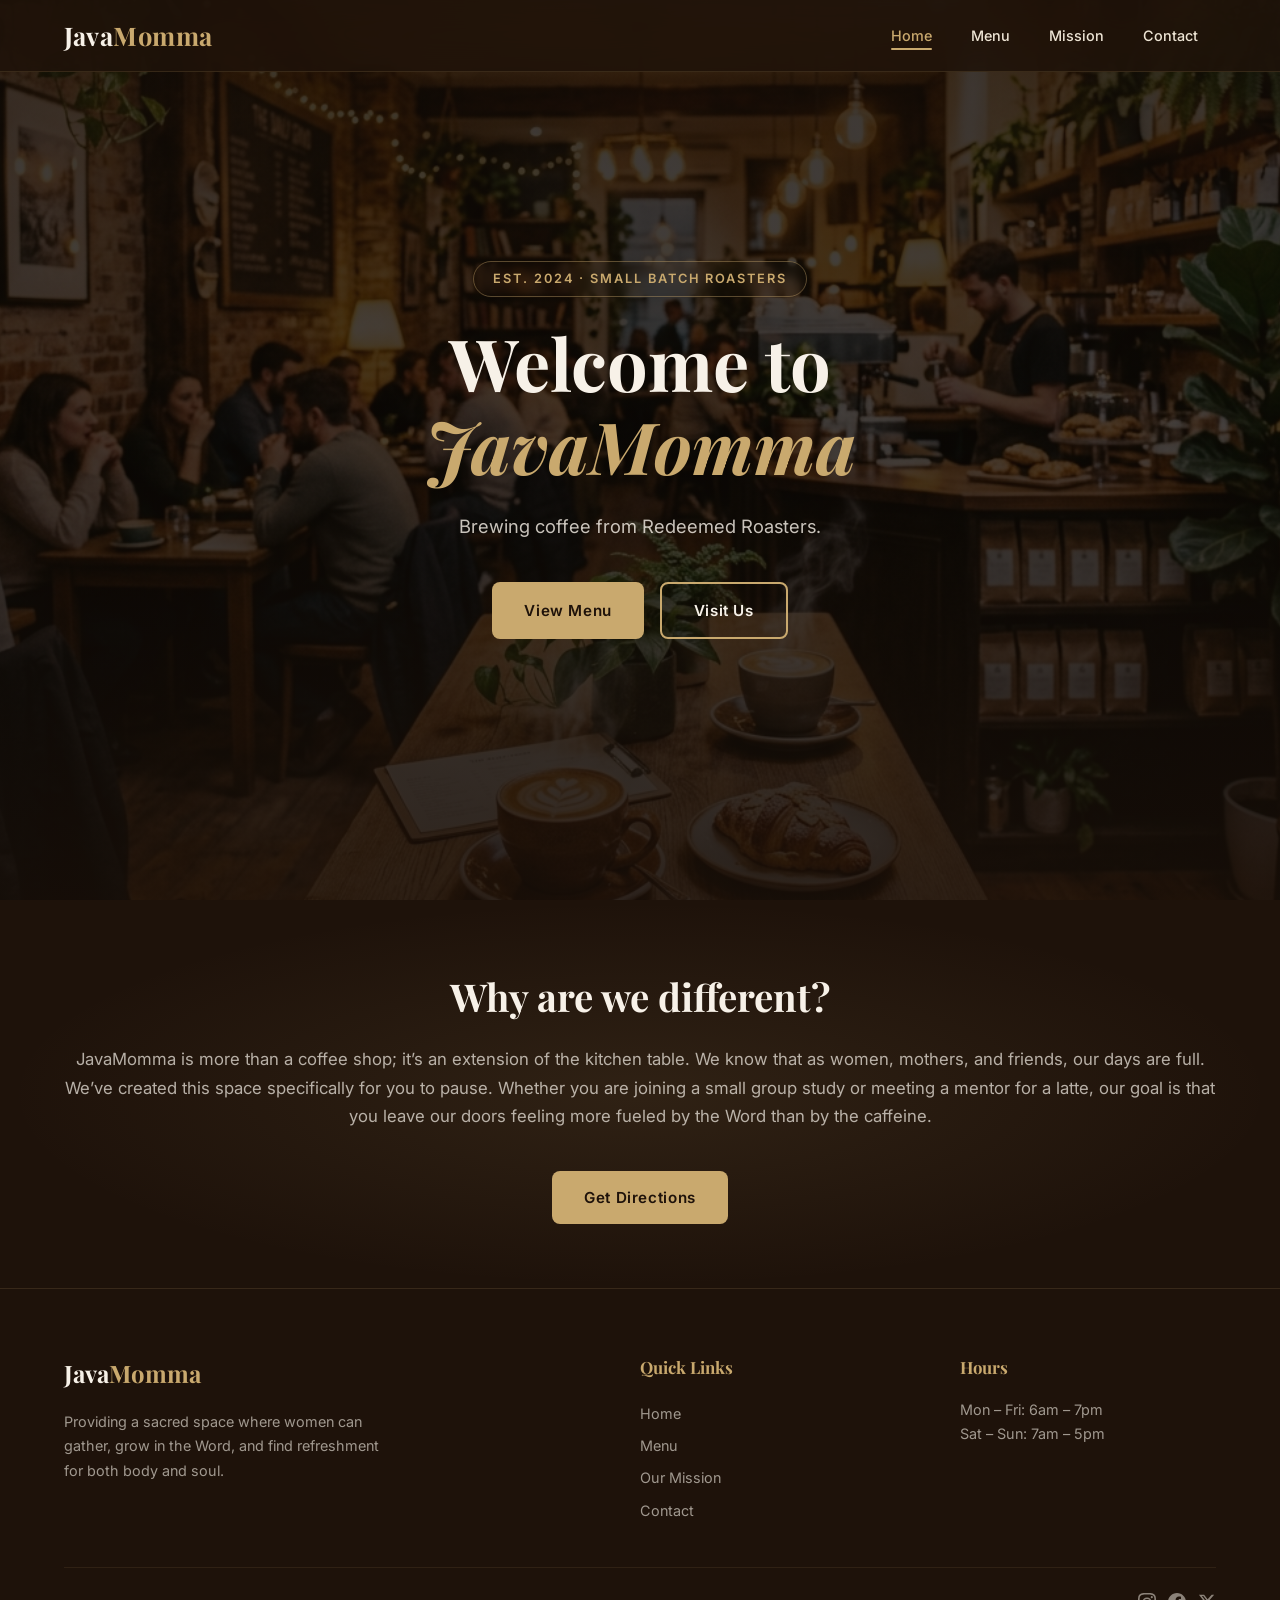
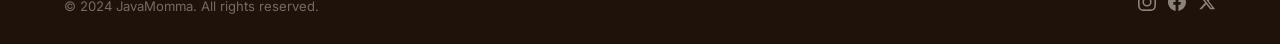
<file: index.html>
<!DOCTYPE html>
<html lang="en">

<head>
  <meta charset="UTF-8">
  <meta name="viewport" content="width=device-width, initial-scale=1.0">
  <title>JavaMomma – Covenant Community and Great Coffee</title>
  <meta name="description"
    content="Welcome to JavaMomma, Brewing coffee from Redeemed Roasters.">
  <link rel="icon" type="image/jpeg" href="images/favicon.jpg">
  <link rel="stylesheet" href="styles.css">
</head>

<body>

  <!-- ======= Navigation ======= -->
  <nav class="navbar" id="navbar" role="navigation" aria-label="Main navigation">
    <div class="container">
      <a href="index.html" class="nav-brand" id="nav-brand">Java<span>Momma</span></a>
      <ul class="nav-links" id="nav-links">
        <li><a href="index.html" class="active" id="nav-home">Home</a></li>
        <li><a href="menu.html" id="nav-menu">Menu</a></li>
        <li><a href="mission.html" id="nav-mission">Mission</a></li>
        <li><a href="contact.html" id="nav-contact">Contact</a></li>
      </ul>
      <button class="nav-toggle" id="nav-toggle" aria-label="Toggle navigation" aria-expanded="false">
        <span></span><span></span><span></span>
      </button>
    </div>
  </nav>

  <!-- ======= Hero ======= -->
  <header class="hero" id="hero">
    <div class="hero-bg" style="background-image: url('images/hero-bg.png');"></div>
    <div class="hero-overlay"></div>
    <div class="hero-content">
      <span class="hero-tag fade-up">Est. 2024 · Small Batch Roasters</span>
      <h1 class="fade-up">Welcome to <em>JavaMomma</em></h1>
      <p class="fade-up">Brewing coffee from Redeemed Roasters.
      </p>
      <div class="hero-buttons fade-up">
        <a href="menu.html" class="btn btn-primary" id="hero-menu-btn">View Menu</a>
        <a href="contact.html" class="btn btn-outline" id="hero-visit-btn">Visit Us</a>
      </div>
    </div>
  </header>

  <!-- ======= Features ======= -->


  <!-- ======= CTA Banner ======= -->
  <section class="cta-banner" id="cta-banner">
    <div class="container">
      <h2 class="fade-up">Why are we different?</h2>
      <p class="fade-up">JavaMomma is more than a coffee shop; it’s an extension of the kitchen table. We know that as
        women, mothers, and friends, our days are full. We’ve created this space specifically for you to pause. Whether
        you are joining a small group study or meeting a mentor for a latte, our goal is that you leave our doors
        feeling more fueled by the Word than by the caffeine.</p>
      <a href="contact.html" class="btn btn-primary fade-up" id="cta-btn">Get Directions</a>
    </div>
  </section>

  <!-- ======= Footer ======= -->
  <footer class="footer" id="footer">
    <div class="container">
      <div class="footer-grid">
        <div>
          <div class="footer-brand">Java<span>Momma</span></div>
          <p class="footer-about">Providing a sacred space where women can gather, grow in the Word, and find
            refreshment for both body and soul.</p>
        </div>
        <div>
          <h4>Quick Links</h4>
          <div class="footer-links">
            <a href="index.html">Home</a>
            <a href="menu.html">Menu</a>
            <a href="mission.html">Our Mission</a>
            <a href="contact.html">Contact</a>
          </div>
        </div>
        <div>
          <h4>Hours</h4>
          <div class="footer-hours">
            <p>Mon – Fri: 6am – 7pm</p>
            <p>Sat – Sun: 7am – 5pm</p>
          </div>
        </div>
      </div>
      <div class="footer-bottom">
        <p class="footer-copy">&copy; 2024 JavaMomma. All rights reserved.</p>
        <div class="footer-social">
          <a href="https://youtu.be/Aq5WXmQQooo?si=ItLsAZzl-c06bfPi" aria-label="Instagram">
            <svg viewBox="0 0 24 24">
              <path
                d="M12 2.163c3.204 0 3.584.012 4.85.07 3.252.148 4.771 1.691 4.919 4.919.058 1.265.069 1.645.069 4.849 0 3.205-.012 3.584-.069 4.849-.149 3.225-1.664 4.771-4.919 4.919-1.266.058-1.644.07-4.85.07-3.204 0-3.584-.012-4.849-.07-3.26-.149-4.771-1.699-4.919-4.92-.058-1.265-.07-1.644-.07-4.849 0-3.204.013-3.583.07-4.849.149-3.227 1.664-4.771 4.919-4.919 1.266-.057 1.645-.069 4.849-.069zM12 0C8.741 0 8.333.014 7.053.072 2.695.272.273 2.69.073 7.052.014 8.333 0 8.741 0 12c0 3.259.014 3.668.072 4.948.2 4.358 2.618 6.78 6.98 6.98C8.333 23.986 8.741 24 12 24c3.259 0 3.668-.014 4.948-.072 4.354-.2 6.782-2.618 6.979-6.98.059-1.28.073-1.689.073-4.948 0-3.259-.014-3.667-.072-4.947-.196-4.354-2.617-6.78-6.979-6.98C15.668.014 15.259 0 12 0zm0 5.838a6.162 6.162 0 100 12.324 6.162 6.162 0 000-12.324zM12 16a4 4 0 110-8 4 4 0 010 8zm6.406-11.845a1.44 1.44 0 100 2.881 1.44 1.44 0 000-2.881z" />
            </svg>
          </a>
          <a href="https://youtu.be/Aq5WXmQQooo?si=ItLsAZzl-c06bfPi" aria-label="Facebook">
            <svg viewBox="0 0 24 24">
              <path
                d="M24 12.073c0-6.627-5.373-12-12-12s-12 5.373-12 12c0 5.99 4.388 10.954 10.125 11.854v-8.385H7.078v-3.47h3.047V9.43c0-3.007 1.792-4.669 4.533-4.669 1.312 0 2.686.235 2.686.235v2.953H15.83c-1.491 0-1.956.925-1.956 1.874v2.25h3.328l-.532 3.47h-2.796v8.385C19.612 23.027 24 18.062 24 12.073z" />
            </svg>
          </a>
          <a href="https://youtu.be/Aq5WXmQQooo?si=ItLsAZzl-c06bfPi" aria-label="Twitter / X">
            <svg viewBox="0 0 24 24">
              <path
                d="M18.244 2.25h3.308l-7.227 8.26 8.502 11.24H16.17l-5.214-6.817L4.99 21.75H1.68l7.73-8.835L1.254 2.25H8.08l4.713 6.231zm-1.161 17.52h1.833L7.084 4.126H5.117z" />
            </svg>
          </a>
        </div>
      </div>
    </div>
  </footer>

  <script src="script.js"></script>
</body>

</html>
</file>
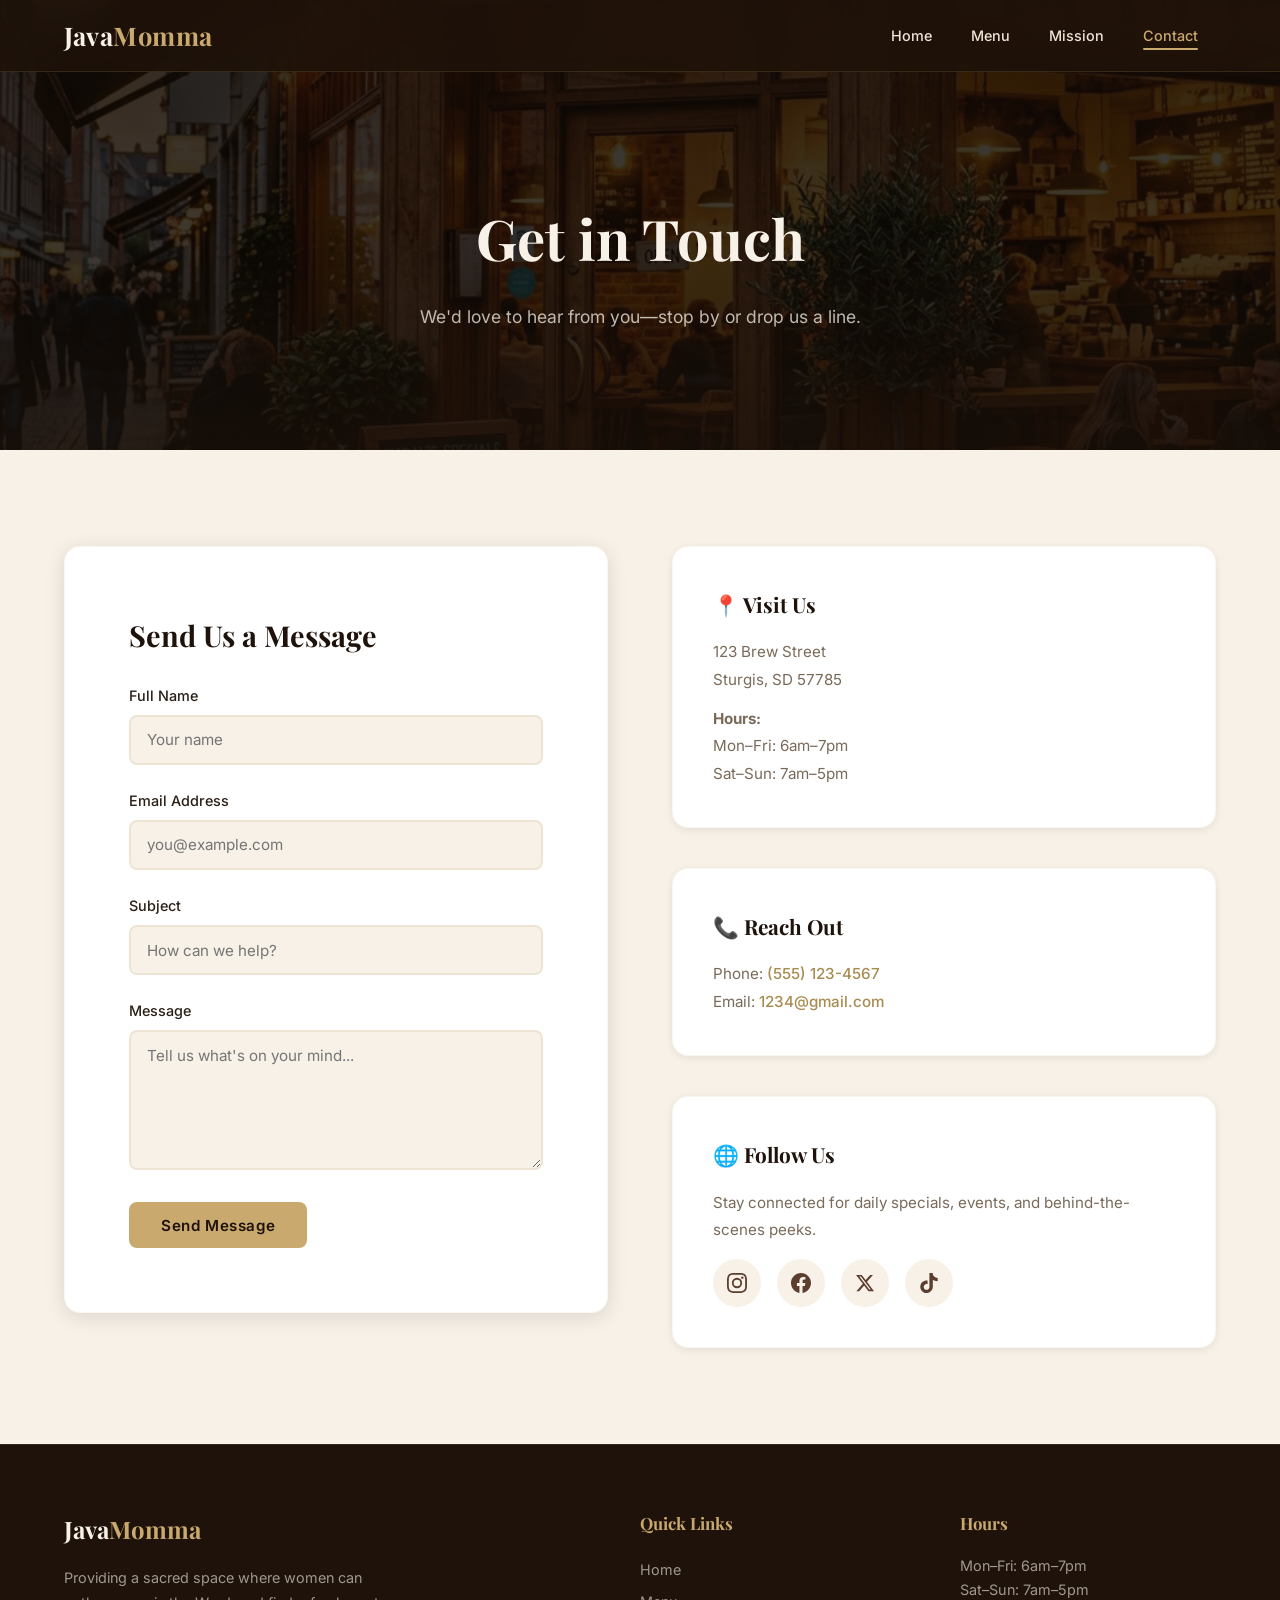
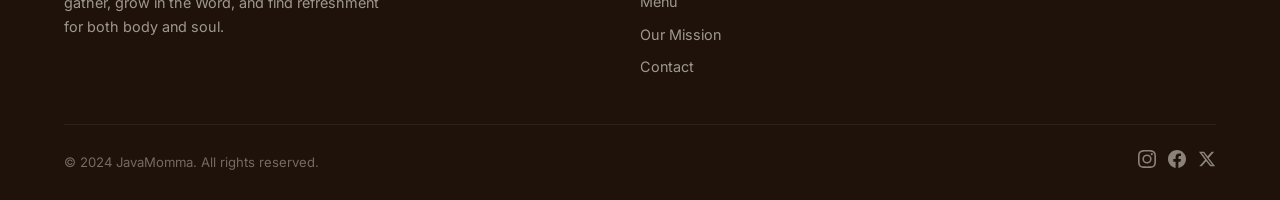
<file: contact.html>
<!DOCTYPE html>
<html lang="en">

<head>
  <meta charset="UTF-8">
  <meta name="viewport" content="width=device-width, initial-scale=1.0">
  <title>Contact Us – JavaMomma</title>
  <meta name="description" content="Get in touch with JavaMomma. Find our address, hours, and send us a message.">
  <link rel="icon" type="image/jpeg" href="images/favicon.jpg">
  <link rel="stylesheet" href="styles.css">
</head>

<body>
  <nav class="navbar" id="navbar" role="navigation" aria-label="Main navigation">
    <div class="container">
      <a href="index.html" class="nav-brand">Java<span>Momma</span></a>
      <ul class="nav-links" id="nav-links">
        <li><a href="index.html">Home</a></li>
        <li><a href="menu.html">Menu</a></li>
        <li><a href="mission.html">Mission</a></li>
        <li><a href="contact.html" class="active">Contact</a></li>
      </ul>
      <button class="nav-toggle" id="nav-toggle"
        aria-label="Toggle navigation"><span></span><span></span><span></span></button>
    </div>
  </nav>

  <header class="page-hero" id="page-hero">
    <div class="hero-bg" style="background-image:url('images/contact-bg.png');"></div>
    <div class="hero-overlay"></div>
    <div class="hero-content" style="position:relative;z-index:2;">
      <h1 class="fade-up">Get in Touch</h1>
      <p class="fade-up">We'd love to hear from you—stop by or drop us a line.</p>
    </div>
  </header>

  <section class="section" id="contact-section">
    <div class="container">
      <div class="contact-grid">

        <!-- Contact Form -->
        <div class="contact-form fade-up" id="contact-form-card">
          <h2>Send Us a Message</h2>
          <form id="contact-form">
            <div class="form-group">
              <label for="name">Full Name</label>
              <input type="text" id="name" name="name" placeholder="Your name" required>
            </div>
            <div class="form-group">
              <label for="email">Email Address</label>
              <input type="email" id="email" name="email" placeholder="you@example.com" required>
            </div>
            <div class="form-group">
              <label for="subject">Subject</label>
              <input type="text" id="subject" name="subject" placeholder="How can we help?">
            </div>
            <div class="form-group">
              <label for="message">Message</label>
              <textarea id="message" name="message" placeholder="Tell us what's on your mind..." required></textarea>
            </div>
            <button type="submit" class="btn btn-primary" id="submit-btn">Send Message</button>
          </form>
        </div>

        <!-- Contact Info -->
        <div class="contact-info fade-up">
          <div class="info-card" id="info-address">
            <h3>📍 Visit Us</h3>
            <p>123 Brew Street<br>Sturgis, SD 57785</p>
            <p style="margin-top:0.75rem;"><strong>Hours:</strong><br>Mon–Fri: 6am–7pm<br>Sat–Sun: 7am–5pm</p>
          </div>

          <div class="info-card" id="info-contact">
            <h3>📞 Reach Out</h3>
            <p>Phone: <a href="tel:+15551234567">(555) 123-4567</a></p>
            <p>Email: <a href="mailto:1234.com">1234@gmail.com</a></p>
          </div>
          <div class="info-card" id="info-social">
            <h3>🌐 Follow Us</h3>
            <p>Stay connected for daily specials, events, and behind-the-scenes peeks.</p>
            <div class="social-links">
              <a href="https://youtu.be/Aq5WXmQQooo?si=ItLsAZzl-c06bfPi" class="social-link" aria-label="Instagram">
                <svg viewBox="0 0 24 24">
                  <path
                    d="M12 2.163c3.204 0 3.584.012 4.85.07 3.252.148 4.771 1.691 4.919 4.919.058 1.265.069 1.645.069 4.849 0 3.205-.012 3.584-.069 4.849-.149 3.225-1.664 4.771-4.919 4.919-1.266.058-1.644.07-4.85.07-3.204 0-3.584-.012-4.849-.07-3.26-.149-4.771-1.699-4.919-4.92-.058-1.265-.07-1.644-.07-4.849 0-3.204.013-3.583.07-4.849.149-3.227 1.664-4.771 4.919-4.919 1.266-.057 1.645-.069 4.849-.069zM12 0C8.741 0 8.333.014 7.053.072 2.695.272.273 2.69.073 7.052.014 8.333 0 8.741 0 12c0 3.259.014 3.668.072 4.948.2 4.358 2.618 6.78 6.98 6.98C8.333 23.986 8.741 24 12 24c3.259 0 3.668-.014 4.948-.072 4.354-.2 6.782-2.618 6.979-6.98.059-1.28.073-1.689.073-4.948 0-3.259-.014-3.667-.072-4.947-.196-4.354-2.617-6.78-6.979-6.98C15.668.014 15.259 0 12 0zm0 5.838a6.162 6.162 0 100 12.324 6.162 6.162 0 000-12.324zM12 16a4 4 0 110-8 4 4 0 010 8zm6.406-11.845a1.44 1.44 0 100 2.881 1.44 1.44 0 000-2.881z" />
                </svg>
              </a>
              <a href="https://youtu.be/Aq5WXmQQooo?si=ItLsAZzl-c06bfPi" class="social-link" aria-label="Facebook">
                <svg viewBox="0 0 24 24">
                  <path
                    d="M24 12.073c0-6.627-5.373-12-12-12s-12 5.373-12 12c0 5.99 4.388 10.954 10.125 11.854v-8.385H7.078v-3.47h3.047V9.43c0-3.007 1.792-4.669 4.533-4.669 1.312 0 2.686.235 2.686.235v2.953H15.83c-1.491 0-1.956.925-1.956 1.874v2.25h3.328l-.532 3.47h-2.796v8.385C19.612 23.027 24 18.062 24 12.073z" />
                </svg>
              </a>
              <a href="https://youtu.be/Aq5WXmQQooo?si=ItLsAZzl-c06bfPi" class="social-link" aria-label="Twitter / X">
                <svg viewBox="0 0 24 24">
                  <path
                    d="M18.244 2.25h3.308l-7.227 8.26 8.502 11.24H16.17l-5.214-6.817L4.99 21.75H1.68l7.73-8.835L1.254 2.25H8.08l4.713 6.231zm-1.161 17.52h1.833L7.084 4.126H5.117z" />
                </svg>
              </a>
              <a href="https://youtu.be/Aq5WXmQQooo?si=ItLsAZzl-c06bfPi" class="social-link" aria-label="TikTok">
                <svg viewBox="0 0 24 24">
                  <path
                    d="M12.525.02c1.31-.02 2.61-.01 3.91-.02.08 1.53.63 3.09 1.75 4.17 1.12 1.11 2.7 1.62 4.24 1.79v4.03c-1.44-.05-2.89-.35-4.2-.97-.57-.26-1.1-.59-1.62-.93-.01 2.92.01 5.84-.02 8.75-.08 1.4-.54 2.79-1.35 3.94-1.31 1.92-3.58 3.17-5.91 3.21-1.43.08-2.86-.31-4.08-1.03-2.02-1.19-3.44-3.37-3.65-5.71-.02-.5-.03-1-.01-1.49.18-1.9 1.12-3.72 2.58-4.96 1.66-1.44 3.98-2.13 6.15-1.72.02 1.48-.04 2.96-.04 4.44-.99-.32-2.15-.23-3.02.37-.63.41-1.11 1.04-1.36 1.75-.21.51-.15 1.07-.14 1.61.24 1.64 1.82 3.02 3.5 2.87 1.12-.01 2.19-.66 2.77-1.61.19-.33.4-.67.41-1.06.1-1.79.06-3.57.07-5.36.01-4.03-.01-8.05.02-12.07z" />
                </svg>
              </a>
            </div>
          </div>
        </div>

      </div>
    </div>
  </section>

  <footer class="footer" id="footer">
    <div class="container">
      <div class="footer-grid">
        <div>
          <div class="footer-brand">Java<span>Momma</span></div>
          <p class="footer-about">Providing a sacred space where women can gather, grow in the Word, and find
            refreshment for both body and soul.</p>
        </div>
        <div>
          <h4>Quick Links</h4>
          <div class="footer-links">
            <a href="index.html">Home</a>
            <a href="menu.html">Menu</a>
            <a href="mission.html">Our Mission</a>
            <a href="contact.html">Contact</a>
          </div>
        </div>
        <div>
          <h4>Hours</h4>
          <div class="footer-hours">
            <p>Mon–Fri: 6am–7pm</p>
            <p>Sat–Sun: 7am–5pm</p>
          </div>
        </div>
      </div>
      <div class="footer-bottom">
        <p class="footer-copy">&copy; 2024 JavaMomma. All rights reserved.</p>
        <div class="footer-social">
          <a href="https://youtu.be/Aq5WXmQQooo?si=ItLsAZzl-c06bfPi" aria-label="Instagram"><svg viewBox="0 0 24 24">
              <path
                d="M12 2.163c3.204 0 3.584.012 4.85.07 3.252.148 4.771 1.691 4.919 4.919.058 1.265.069 1.645.069 4.849 0 3.205-.012 3.584-.069 4.849-.149 3.225-1.664 4.771-4.919 4.919-1.266.058-1.644.07-4.85.07-3.204 0-3.584-.012-4.849-.07-3.26-.149-4.771-1.699-4.919-4.92-.058-1.265-.07-1.644-.07-4.849 0-3.204.013-3.583.07-4.849.149-3.227 1.664-4.771 4.919-4.919 1.266-.057 1.645-.069 4.849-.069zM12 0C8.741 0 8.333.014 7.053.072 2.695.272.273 2.69.073 7.052.014 8.333 0 8.741 0 12c0 3.259.014 3.668.072 4.948.2 4.358 2.618 6.78 6.98 6.98C8.333 23.986 8.741 24 12 24c3.259 0 3.668-.014 4.948-.072 4.354-.2 6.782-2.618 6.979-6.98.059-1.28.073-1.689.073-4.948 0-3.259-.014-3.667-.072-4.947-.196-4.354-2.617-6.78-6.979-6.98C15.668.014 15.259 0 12 0zm0 5.838a6.162 6.162 0 100 12.324 6.162 6.162 0 000-12.324zM12 16a4 4 0 110-8 4 4 0 010 8zm6.406-11.845a1.44 1.44 0 100 2.881 1.44 1.44 0 000-2.881z" />
            </svg></a>
          <a href="https://youtu.be/Aq5WXmQQooo?si=ItLsAZzl-c06bfPi" aria-label="Facebook"><svg viewBox="0 0 24 24">
              <path
                d="M24 12.073c0-6.627-5.373-12-12-12s-12 5.373-12 12c0 5.99 4.388 10.954 10.125 11.854v-8.385H7.078v-3.47h3.047V9.43c0-3.007 1.792-4.669 4.533-4.669 1.312 0 2.686.235 2.686.235v2.953H15.83c-1.491 0-1.956.925-1.956 1.874v2.25h3.328l-.532 3.47h-2.796v8.385C19.612 23.027 24 18.062 24 12.073z" />
            </svg></a>
          <a href="https://youtu.be/Aq5WXmQQooo?si=ItLsAZzl-c06bfPi" aria-label="Twitter / X"><svg viewBox="0 0 24 24">
              <path
                d="M18.244 2.25h3.308l-7.227 8.26 8.502 11.24H16.17l-5.214-6.817L4.99 21.75H1.68l7.73-8.835L1.254 2.25H8.08l4.713 6.231zm-1.161 17.52h1.833L7.084 4.126H5.117z" />
            </svg></a>
        </div>
      </div>
    </div>
  </footer>
  <script src="script.js"></script>
</body>

</html>
</file>
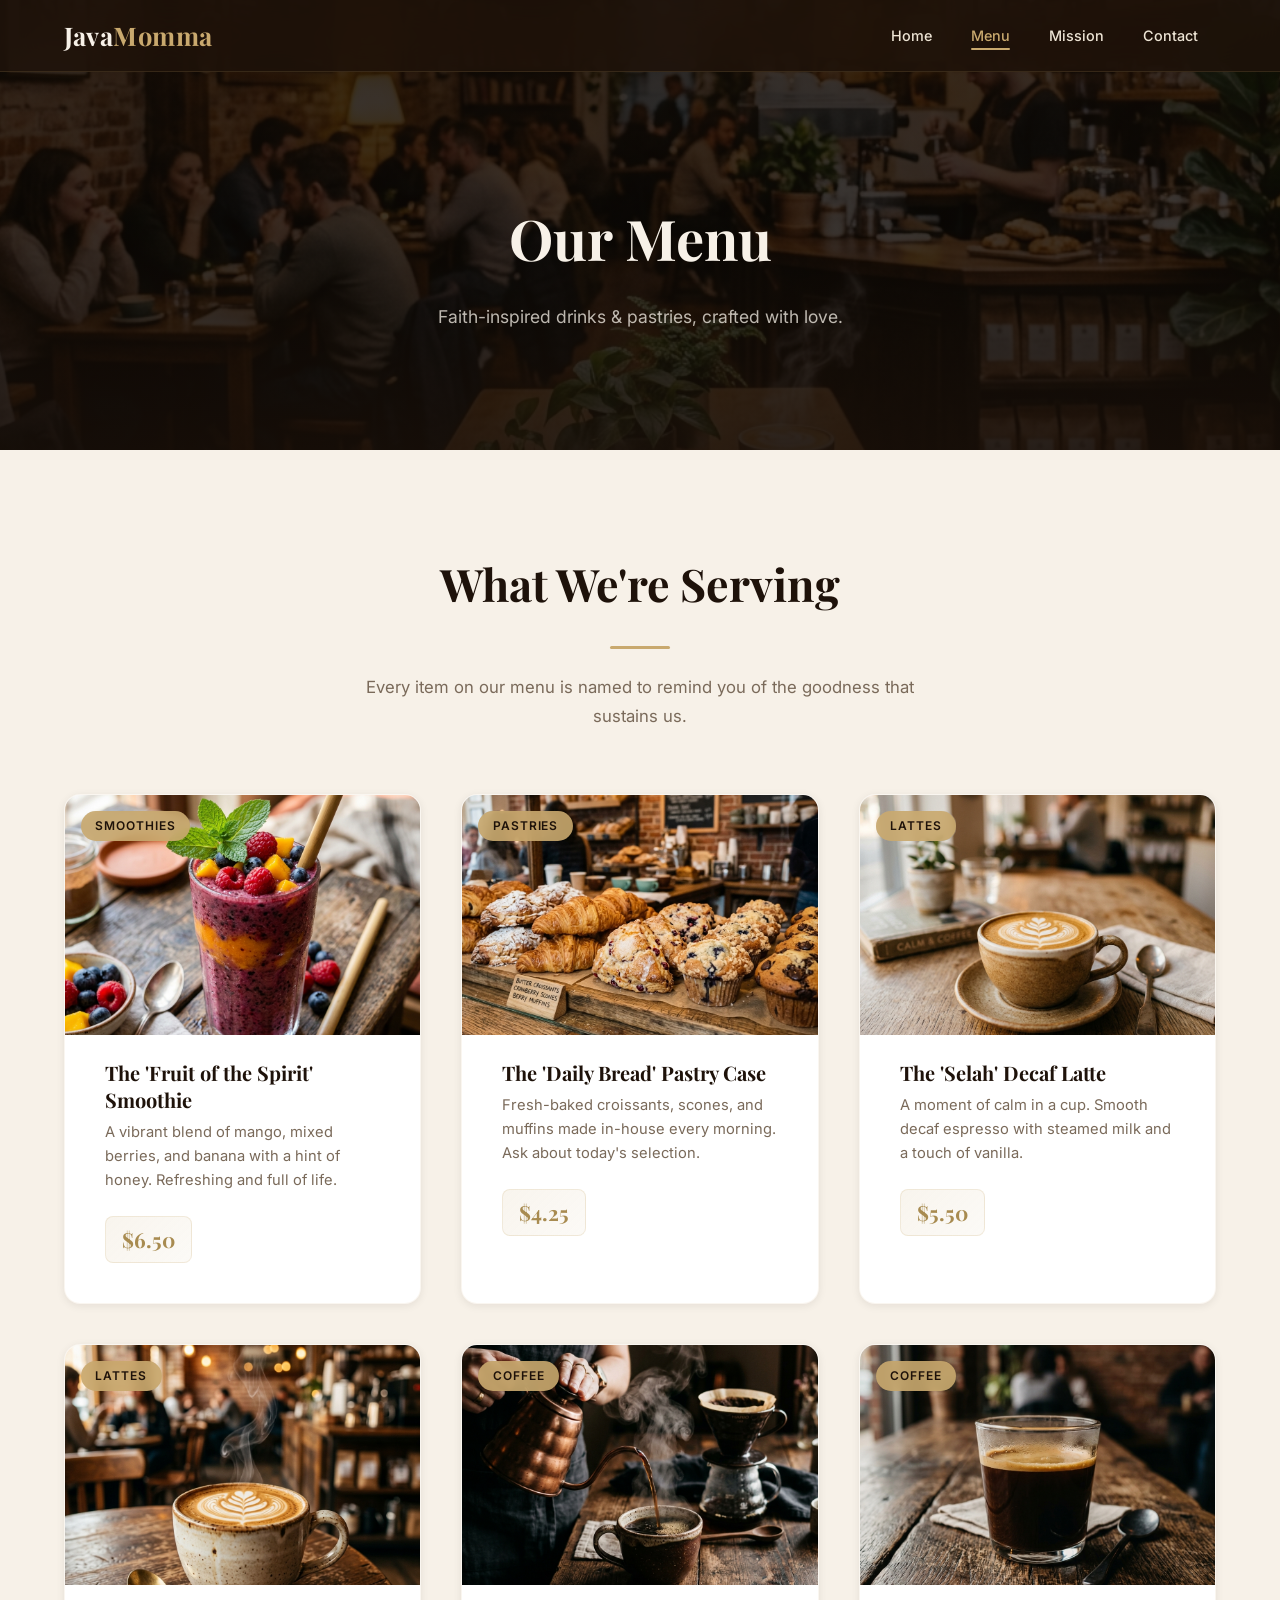
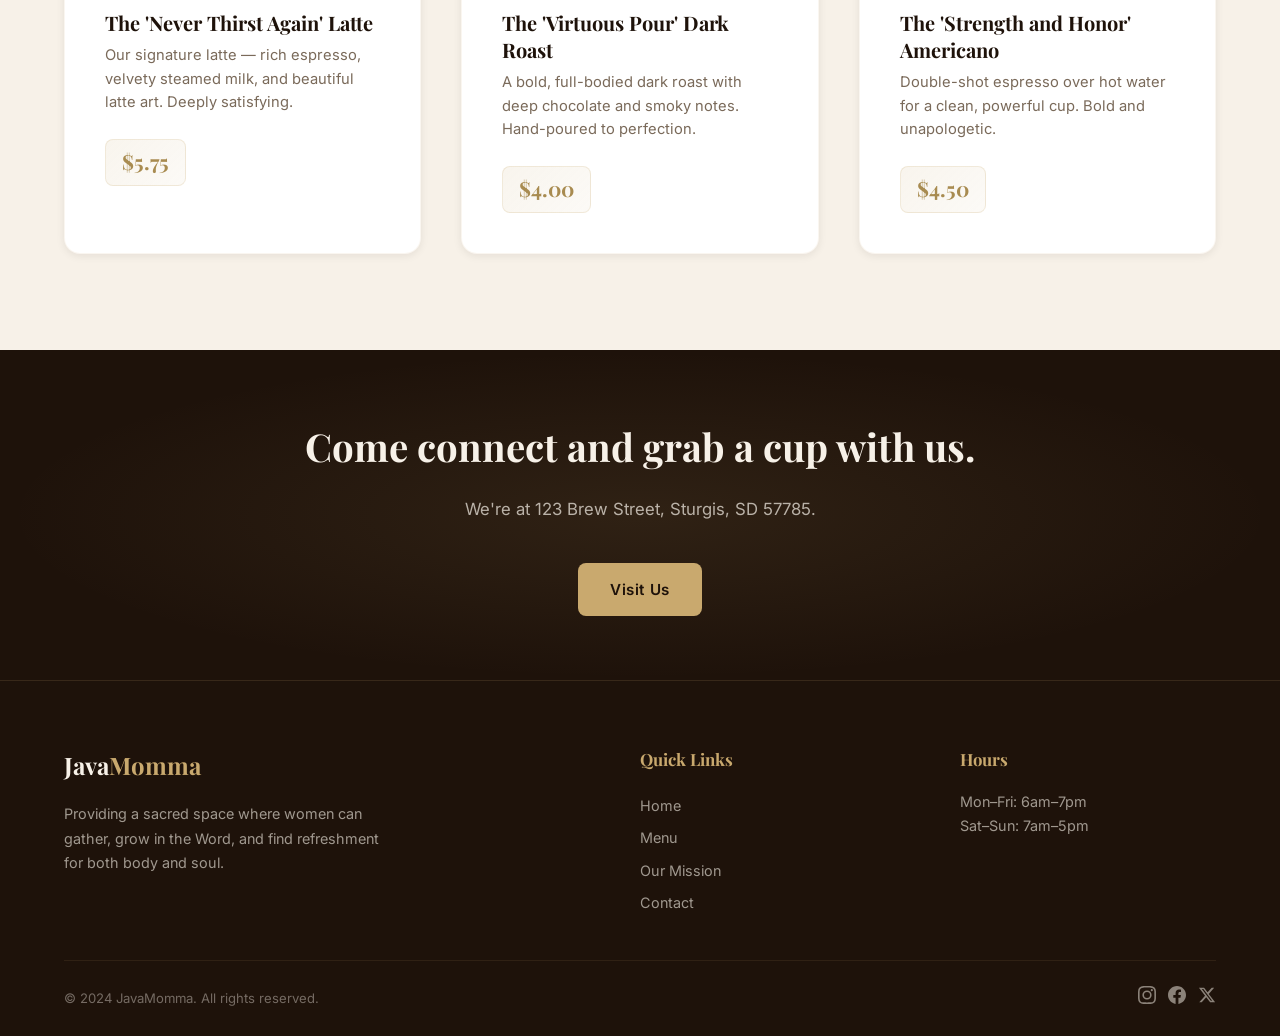
<file: menu.html>
<!doctype html>
<html lang="en">
    <head>
        <meta charset="UTF-8" />
        <meta name="viewport" content="width=device-width, initial-scale=1.0" />
        <title>Menu – JavaMomma</title>
        <meta
            name="description"
            content="Explore the JavaMomma menu — faith-inspired drinks and pastries crafted with love."
        />
        <link rel="icon" type="image/jpeg" href="images/favicon.jpg" />
        <link rel="stylesheet" href="styles.css" />
    </head>

    <body>
        <nav
            class="navbar"
            id="navbar"
            role="navigation"
            aria-label="Main navigation"
        >
            <div class="container">
                <a href="index.html" class="nav-brand"
                    >Java<span>Momma</span></a
                >
                <ul class="nav-links" id="nav-links">
                    <li><a href="index.html">Home</a></li>
                    <li><a href="menu.html" class="active">Menu</a></li>
                    <li><a href="mission.html">Mission</a></li>
                    <li><a href="contact.html">Contact</a></li>
                </ul>
                <button
                    class="nav-toggle"
                    id="nav-toggle"
                    aria-label="Toggle navigation"
                >
                    <span></span><span></span><span></span>
                </button>
            </div>
        </nav>

        <header class="page-hero" id="page-hero">
            <div
                class="hero-bg"
                style="background-image: url(&quot;images/hero-bg.png&quot;)"
            ></div>
            <div class="hero-overlay"></div>
            <div class="hero-content" style="position: relative; z-index: 2">
                <h1 class="fade-up">Our Menu</h1>
                <p class="fade-up">
                    Faith-inspired drinks & pastries, crafted with love.
                </p>
            </div>
        </header>

        <section class="section" id="menu-section">
            <div class="container">
                <div class="section-header fade-up">
                    <h2>What We're Serving</h2>
                    <span class="divider"></span>
                    <p>
                        Every item on our menu is named to remind you of the
                        goodness that sustains us.
                    </p>
                </div>
                <div class="menu-grid" id="menu-grid">
                    <!-- Menu items loaded dynamically from menu.json -->
                </div>
            </div>
        </section>

        <section class="cta-banner" id="cta-banner">
            <div class="container">
                <h2 class="fade-up">Come connect and grab a cup with us.</h2>
                <p class="fade-up">
                    We're at 123 Brew Street, Sturgis, SD 57785.
                </p>
                <a href="contact.html" class="btn btn-primary fade-up"
                    >Visit Us</a
                >
            </div>
        </section>

        <footer class="footer" id="footer">
            <div class="container">
                <div class="footer-grid">
                    <div>
                        <div class="footer-brand">Java<span>Momma</span></div>
                        <p class="footer-about">
                            Providing a sacred space where women can gather,
                            grow in the Word, and find refreshment for both body
                            and soul.
                        </p>
                    </div>
                    <div>
                        <h4>Quick Links</h4>
                        <div class="footer-links">
                            <a href="index.html">Home</a>
                            <a href="menu.html">Menu</a>
                            <a href="mission.html">Our Mission</a>
                            <a href="contact.html">Contact</a>
                        </div>
                    </div>
                    <div>
                        <h4>Hours</h4>
                        <div class="footer-hours">
                            <p>Mon–Fri: 6am–7pm</p>
                            <p>Sat–Sun: 7am–5pm</p>
                        </div>
                    </div>
                </div>
                <div class="footer-bottom">
                    <p class="footer-copy">
                        &copy; 2024 JavaMomma. All rights reserved.
                    </p>
                    <div class="footer-social">
                        <a
                            href="https://youtu.be/Aq5WXmQQooo?si=ItLsAZzl-c06bfPi"
                            aria-label="Instagram"
                            ><svg viewBox="0 0 24 24">
                                <path
                                    d="M12 2.163c3.204 0 3.584.012 4.85.07 3.252.148 4.771 1.691 4.919 4.919.058 1.265.069 1.645.069 4.849 0 3.205-.012 3.584-.069 4.849-.149 3.225-1.664 4.771-4.919 4.919-1.266.058-1.644.07-4.85.07-3.204 0-3.584-.012-4.849-.07-3.26-.149-4.771-1.699-4.919-4.92-.058-1.265-.07-1.644-.07-4.849 0-3.204.013-3.583.07-4.849.149-3.227 1.664-4.771 4.919-4.919 1.266-.057 1.645-.069 4.849-.069zM12 0C8.741 0 8.333.014 7.053.072 2.695.272.273 2.69.073 7.052.014 8.333 0 8.741 0 12c0 3.259.014 3.668.072 4.948.2 4.358 2.618 6.78 6.98 6.98C8.333 23.986 8.741 24 12 24c3.259 0 3.668-.014 4.948-.072 4.354-.2 6.782-2.618 6.979-6.98.059-1.28.073-1.689.073-4.948 0-3.259-.014-3.667-.072-4.947-.196-4.354-2.617-6.78-6.979-6.98C15.668.014 15.259 0 12 0zm0 5.838a6.162 6.162 0 100 12.324 6.162 6.162 0 000-12.324zM12 16a4 4 0 110-8 4 4 0 010 8zm6.406-11.845a1.44 1.44 0 100 2.881 1.44 1.44 0 000-2.881z"
                                /></svg
                        ></a>
                        <a
                            href="https://youtu.be/Aq5WXmQQooo?si=ItLsAZzl-c06bfPi"
                            aria-label="Facebook"
                            ><svg viewBox="0 0 24 24">
                                <path
                                    d="M24 12.073c0-6.627-5.373-12-12-12s-12 5.373-12 12c0 5.99 4.388 10.954 10.125 11.854v-8.385H7.078v-3.47h3.047V9.43c0-3.007 1.792-4.669 4.533-4.669 1.312 0 2.686.235 2.686.235v2.953H15.83c-1.491 0-1.956.925-1.956 1.874v2.25h3.328l-.532 3.47h-2.796v8.385C19.612 23.027 24 18.062 24 12.073z"
                                /></svg
                        ></a>
                        <a
                            href="https://youtu.be/Aq5WXmQQooo?si=ItLsAZzl-c06bfPi"
                            aria-label="Twitter / X"
                            ><svg viewBox="0 0 24 24">
                                <path
                                    d="M18.244 2.25h3.308l-7.227 8.26 8.502 11.24H16.17l-5.214-6.817L4.99 21.75H1.68l7.73-8.835L1.254 2.25H8.08l4.713 6.231zm-1.161 17.52h1.833L7.084 4.126H5.117z"
                                /></svg
                        ></a>
                    </div>
                </div>
            </div>
        </footer>

        <script src="script.js"></script>
        <script>
            // Load menu items from JSON
            fetch("menu.json")
                .then((res) => res.json())
                .then((data) => {
                    const grid = document.getElementById("menu-grid");
                    data.menu.forEach((item, i) => {
                        const card = document.createElement("div");
                        card.className = "menu-card fade-up";
                        card.style.transitionDelay = `${i * 0.08}s`;
                        card.id = `menu-item-${item.id}`;
                        card.innerHTML = `
            <div class="menu-card-img">
              <img src="${item.image}" alt="${item.name}" loading="lazy">
              <span class="menu-card-category">${item.category}</span>
            </div>
            <div class="menu-card-body">
              <h3>${item.name}</h3>
              <p>${item.description}</p>
              <div class="menu-card-price">$${item.price}</div>
            </div>
          `;
                        grid.appendChild(card);
                    });
                    // Re-observe new fade-up elements
                    const observer = new IntersectionObserver(
                        (entries) =>
                            entries.forEach((e) => {
                                if (e.isIntersecting) {
                                    e.target.classList.add("visible");
                                    observer.unobserve(e.target);
                                }
                            }),
                        { threshold: 0.15, rootMargin: "0px 0px -40px 0px" },
                    );
                    grid.querySelectorAll(".fade-up").forEach((el) =>
                        observer.observe(el),
                    );
                });
        </script>
    </body>
</html>
</file>
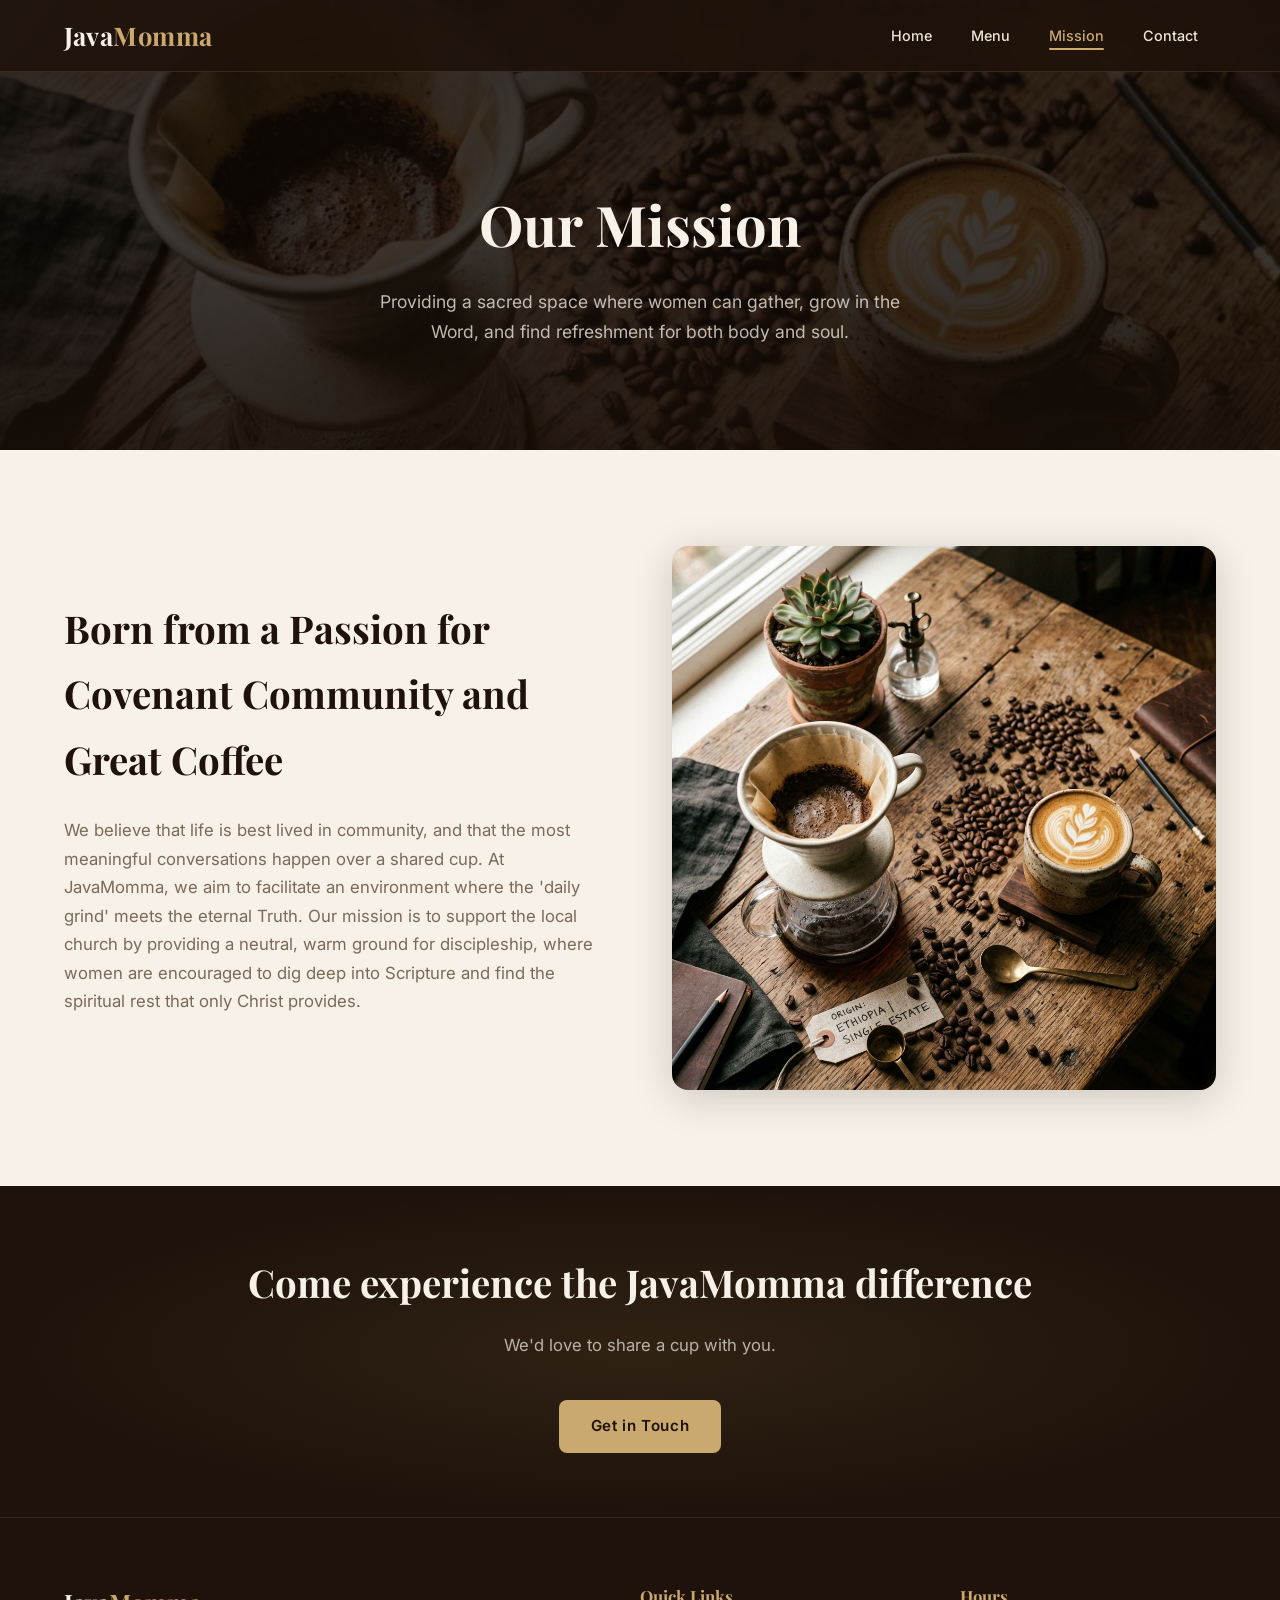
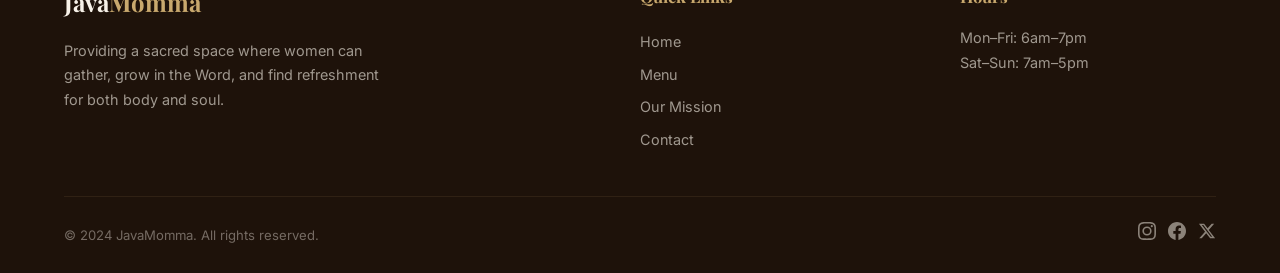
<file: mission.html>
<!DOCTYPE html>
<html lang="en">

<head>
  <meta charset="UTF-8">
  <meta name="viewport" content="width=device-width, initial-scale=1.0">
  <title>Our Mission – JavaMomma</title>
  <meta name="description" content="Learn about JavaMomma's passion for craft coffee.">
  <link rel="icon" type="image/jpeg" href="images/favicon.jpg">
  <link rel="stylesheet" href="styles.css">
</head>

<body>
  <nav class="navbar" id="navbar" role="navigation" aria-label="Main navigation">
    <div class="container">
      <a href="index.html" class="nav-brand">Java<span>Momma</span></a>
      <ul class="nav-links" id="nav-links">
        <li><a href="index.html">Home</a></li>
        <li><a href="menu.html">Menu</a></li>
        <li><a href="mission.html" class="active">Mission</a></li>
        <li><a href="contact.html">Contact</a></li>
      </ul>
      <button class="nav-toggle" id="nav-toggle"
        aria-label="Toggle navigation"><span></span><span></span><span></span></button>
    </div>
  </nav>

  <header class="page-hero" id="page-hero">
    <div class="hero-bg" style="background-image:url('images/mission-bg.png');"></div>
    <div class="hero-overlay"></div>
    <div class="hero-content" style="position:relative;z-index:2;">
      <h1 class="fade-up">Our Mission</h1>
      <p class="fade-up">Providing a sacred space where women can gather, grow in the Word, and find refreshment for
        both body and soul.</p>
    </div>
  </header>

  <section class="section" id="mission-story">
    <div class="container">
      <div class="mission-content">
        <div class="mission-text fade-up">
          <h2>Born from a Passion for Covenant Community and Great Coffee</h2>
          <p>We believe that life is best lived in community, and that the most meaningful conversations happen over a
            shared cup. At JavaMomma, we aim to facilitate an environment where the 'daily grind' meets the eternal
            Truth. Our mission is to support the local church by providing a neutral, warm ground for discipleship,
            where women are encouraged to dig deep into Scripture and find the spiritual rest that only Christ provides.
          </p>
        </div>
        <div class="mission-image fade-up">
          <img src="images/mission-bg.png" alt="Artisan coffee setup" loading="lazy">
        </div>
      </div>
    </div>
  </section>

  <section class="cta-banner" id="cta-banner">
    <div class="container">
      <h2 class="fade-up">Come experience the JavaMomma difference</h2>
      <p class="fade-up">We'd love to share a cup with you.</p>
      <a href="contact.html" class="btn btn-primary fade-up">Get in Touch</a>
    </div>
  </section>

  <footer class="footer" id="footer">
    <div class="container">
      <div class="footer-grid">
        <div>
          <div class="footer-brand">Java<span>Momma</span></div>
          <p class="footer-about">Providing a sacred space where women can gather, grow in the Word, and find
            refreshment for both body and soul. </p>
        </div>
        <div>
          <h4>Quick Links</h4>
          <div class="footer-links">
            <a href="index.html">Home</a>
            <a href="menu.html">Menu</a>
            <a href="mission.html">Our Mission</a>
            <a href="contact.html">Contact</a>
          </div>
        </div>
        <div>
          <h4>Hours</h4>
          <div class="footer-hours">
            <p>Mon–Fri: 6am–7pm</p>
            <p>Sat–Sun: 7am–5pm</p>
          </div>
        </div>
      </div>
      <div class="footer-bottom">
        <p class="footer-copy">&copy; 2024 JavaMomma. All rights reserved.</p>
        <div class="footer-social">
          <a href="https://youtu.be/Aq5WXmQQooo?si=ItLsAZzl-c06bfPi" aria-label="Instagram"><svg viewBox="0 0 24 24">
              <path
                d="M12 2.163c3.204 0 3.584.012 4.85.07 3.252.148 4.771 1.691 4.919 4.919.058 1.265.069 1.645.069 4.849 0 3.205-.012 3.584-.069 4.849-.149 3.225-1.664 4.771-4.919 4.919-1.266.058-1.644.07-4.85.07-3.204 0-3.584-.012-4.849-.07-3.26-.149-4.771-1.699-4.919-4.92-.058-1.265-.07-1.644-.07-4.849 0-3.204.013-3.583.07-4.849.149-3.227 1.664-4.771 4.919-4.919 1.266-.057 1.645-.069 4.849-.069zM12 0C8.741 0 8.333.014 7.053.072 2.695.272.273 2.69.073 7.052.014 8.333 0 8.741 0 12c0 3.259.014 3.668.072 4.948.2 4.358 2.618 6.78 6.98 6.98C8.333 23.986 8.741 24 12 24c3.259 0 3.668-.014 4.948-.072 4.354-.2 6.782-2.618 6.979-6.98.059-1.28.073-1.689.073-4.948 0-3.259-.014-3.667-.072-4.947-.196-4.354-2.617-6.78-6.979-6.98C15.668.014 15.259 0 12 0zm0 5.838a6.162 6.162 0 100 12.324 6.162 6.162 0 000-12.324zM12 16a4 4 0 110-8 4 4 0 010 8zm6.406-11.845a1.44 1.44 0 100 2.881 1.44 1.44 0 000-2.881z" />
            </svg></a>
          <a href="https://youtu.be/Aq5WXmQQooo?si=ItLsAZzl-c06bfPi" aria-label="Facebook"><svg viewBox="0 0 24 24">
              <path
                d="M24 12.073c0-6.627-5.373-12-12-12s-12 5.373-12 12c0 5.99 4.388 10.954 10.125 11.854v-8.385H7.078v-3.47h3.047V9.43c0-3.007 1.792-4.669 4.533-4.669 1.312 0 2.686.235 2.686.235v2.953H15.83c-1.491 0-1.956.925-1.956 1.874v2.25h3.328l-.532 3.47h-2.796v8.385C19.612 23.027 24 18.062 24 12.073z" />
            </svg></a>
          <a href="https://youtu.be/Aq5WXmQQooo?si=ItLsAZzl-c06bfPi" aria-label="Twitter / X"><svg viewBox="0 0 24 24">
              <path
                d="M18.244 2.25h3.308l-7.227 8.26 8.502 11.24H16.17l-5.214-6.817L4.99 21.75H1.68l7.73-8.835L1.254 2.25H8.08l4.713 6.231zm-1.161 17.52h1.833L7.084 4.126H5.117z" />
            </svg></a>
        </div>
      </div>
    </div>
  </footer>
  <script src="script.js"></script>
</body>

</html>
</file>
<file: styles.css>
/* ===== JavaMomma – Design System ===== */

/* ---------- Google Fonts ---------- */
@import url('https://fonts.googleapis.com/css2?family=Playfair+Display:ital,wght@0,400;0,600;0,700;1,400&family=Inter:wght@300;400;500;600&display=swap');

/* ---------- CSS Custom Properties ---------- */
:root {
  /* Palette */
  --espresso:       #1E120A;
  --espresso-light:  #3A2518;
  --espresso-mid:    #5C3D2E;
  --cream:           #F7F1E8;
  --cream-dark:      #EDE4D4;
  --gold:            #C9A96E;
  --gold-light:      #DBBF8A;
  --gold-dark:       #A88B50;
  --white:           #FFFFFF;
  --text-dark:       #2A1F17;
  --text-muted:      #7A6A5A;

  /* Typography */
  --font-display: 'Playfair Display', Georgia, serif;
  --font-body:    'Inter', -apple-system, sans-serif;

  /* Spacing */
  --space-xs:  0.5rem;
  --space-sm:  1rem;
  --space-md:  1.5rem;
  --space-lg:  2.5rem;
  --space-xl:  4rem;
  --space-2xl: 6rem;

  /* Misc */
  --radius:      8px;
  --radius-lg:   16px;
  --shadow-sm:   0 2px  8px rgba(30,18,10,.08);
  --shadow-md:   0 4px 20px rgba(30,18,10,.12);
  --shadow-lg:   0 8px 40px rgba(30,18,10,.18);
  --transition:  0.35s cubic-bezier(.4,0,.2,1);
  --nav-height:  72px;
}

/* ---------- Reset ---------- */
*, *::before, *::after { box-sizing: border-box; margin: 0; padding: 0; }

html {
  scroll-behavior: smooth;
  font-size: 16px;
}

body {
  font-family: var(--font-body);
  color: var(--text-dark);
  background: var(--cream);
  line-height: 1.7;
  -webkit-font-smoothing: antialiased;
  overflow-x: hidden;
}

img { max-width: 100%; display: block; }
a   { text-decoration: none; color: inherit; }
ul  { list-style: none; }

/* ---------- Utility ---------- */
.container {
  width: 90%;
  max-width: 1200px;
  margin: 0 auto;
}

.sr-only {
  position: absolute; width: 1px; height: 1px;
  padding: 0; margin: -1px; overflow: hidden;
  clip: rect(0,0,0,0); white-space: nowrap; border: 0;
}

/* ---------- Buttons ---------- */
.btn {
  display: inline-flex;
  align-items: center;
  gap: 0.5rem;
  padding: 0.85rem 2rem;
  font-family: var(--font-body);
  font-weight: 600;
  font-size: 0.95rem;
  letter-spacing: 0.04em;
  border: none;
  border-radius: var(--radius);
  cursor: pointer;
  transition: all var(--transition);
  position: relative;
  overflow: hidden;
}

.btn::after {
  content: '';
  position: absolute;
  inset: 0;
  background: linear-gradient(120deg, rgba(255,255,255,.15) 0%, transparent 60%);
  opacity: 0;
  transition: opacity var(--transition);
}

.btn:hover::after { opacity: 1; }

.btn-primary {
  background: var(--gold);
  color: var(--espresso);
}
.btn-primary:hover {
  background: var(--gold-dark);
  transform: translateY(-2px);
  box-shadow: 0 6px 24px rgba(201,169,110,.4);
}

.btn-outline {
  background: transparent;
  color: var(--cream);
  border: 2px solid var(--gold);
}
.btn-outline:hover {
  background: var(--gold);
  color: var(--espresso);
  transform: translateY(-2px);
}

/* ---------- Navigation ---------- */
.navbar {
  position: fixed;
  top: 0; left: 0; right: 0;
  height: var(--nav-height);
  z-index: 1000;
  background: rgba(30,18,10,.85);
  backdrop-filter: blur(20px) saturate(1.4);
  -webkit-backdrop-filter: blur(20px) saturate(1.4);
  border-bottom: 1px solid rgba(201,169,110,.15);
  transition: background var(--transition), box-shadow var(--transition);
}

.navbar.scrolled {
  background: rgba(30,18,10,.96);
  box-shadow: var(--shadow-md);
}

.navbar .container {
  display: flex;
  align-items: center;
  justify-content: space-between;
  height: 100%;
}

.nav-brand {
  font-family: var(--font-display);
  font-size: 1.6rem;
  font-weight: 700;
  color: var(--cream);
  letter-spacing: 0.02em;
}

.nav-brand span {
  color: var(--gold);
}

.nav-links {
  display: flex;
  align-items: center;
  gap: 0.25rem;
}

.nav-links a {
  position: relative;
  padding: 0.5rem 1.1rem;
  font-size: 0.9rem;
  font-weight: 500;
  color: var(--cream-dark);
  border-radius: var(--radius);
  transition: color var(--transition), background var(--transition);
}

.nav-links a::after {
  content: '';
  position: absolute;
  bottom: 2px;
  left: 50%; right: 50%;
  height: 2px;
  background: var(--gold);
  border-radius: 1px;
  transition: left var(--transition), right var(--transition);
}

.nav-links a:hover,
.nav-links a.active {
  color: var(--gold);
}

.nav-links a:hover::after,
.nav-links a.active::after {
  left: 1.1rem;
  right: 1.1rem;
}

/* Hamburger */
.nav-toggle {
  display: none;
  flex-direction: column;
  gap: 5px;
  background: none;
  border: none;
  cursor: pointer;
  padding: 4px;
}

.nav-toggle span {
  width: 24px;
  height: 2px;
  background: var(--cream);
  border-radius: 2px;
  transition: all var(--transition);
}

.nav-toggle.open span:nth-child(1) {
  transform: translateY(7px) rotate(45deg);
}
.nav-toggle.open span:nth-child(2) {
  opacity: 0;
}
.nav-toggle.open span:nth-child(3) {
  transform: translateY(-7px) rotate(-45deg);
}

/* ---------- Hero ---------- */
.hero {
  position: relative;
  min-height: 100vh;
  display: flex;
  align-items: center;
  justify-content: center;
  text-align: center;
  padding: var(--space-2xl) var(--space-sm);
  overflow: hidden;
}

.hero-bg {
  position: absolute;
  inset: 0;
  background-size: cover;
  background-position: center;
  background-repeat: no-repeat;
  filter: brightness(0.35);
  transform: scale(1.05);
  transition: transform 8s ease-out;
}

.hero:hover .hero-bg {
  transform: scale(1);
}

.hero-overlay {
  position: absolute;
  inset: 0;
  background: linear-gradient(
    180deg,
    rgba(30,18,10,.5) 0%,
    rgba(30,18,10,.3) 50%,
    rgba(30,18,10,.7) 100%
  );
}

.hero-content {
  position: relative;
  z-index: 2;
  max-width: 700px;
}

.hero-tag {
  display: inline-block;
  padding: 0.4rem 1.2rem;
  font-size: 0.8rem;
  font-weight: 600;
  letter-spacing: 0.15em;
  text-transform: uppercase;
  color: var(--gold);
  border: 1px solid rgba(201,169,110,.4);
  border-radius: 50px;
  margin-bottom: var(--space-md);
  backdrop-filter: blur(6px);
}

.hero h1 {
  font-family: var(--font-display);
  font-size: clamp(2.5rem, 6vw, 4.5rem);
  font-weight: 700;
  color: var(--cream);
  line-height: 1.15;
  margin-bottom: var(--space-md);
}

.hero h1 em {
  font-style: italic;
  color: var(--gold);
}

.hero p {
  font-size: 1.15rem;
  color: rgba(247,241,232,.8);
  margin-bottom: var(--space-lg);
  max-width: 520px;
  margin-left: auto;
  margin-right: auto;
}

.hero-buttons {
  display: flex;
  gap: var(--space-sm);
  justify-content: center;
  flex-wrap: wrap;
}

/* ---------- Page Hero (shorter, for sub-pages) ---------- */
.page-hero {
  position: relative;
  min-height: 50vh;
  display: flex;
  align-items: center;
  justify-content: center;
  text-align: center;
  padding: calc(var(--nav-height) + var(--space-xl)) var(--space-sm) var(--space-xl);
  overflow: hidden;
}

.page-hero .hero-bg {
  filter: brightness(0.3);
}

.page-hero h1 {
  font-family: var(--font-display);
  font-size: clamp(2rem, 5vw, 3.5rem);
  color: var(--cream);
  position: relative;
  z-index: 2;
}

.page-hero p {
  position: relative;
  z-index: 2;
  color: rgba(247,241,232,.75);
  font-size: 1.1rem;
  margin-top: var(--space-sm);
  max-width: 550px;
}

/* ---------- Sections ---------- */
.section {
  padding: var(--space-2xl) 0;
}

.section-header {
  text-align: center;
  margin-bottom: var(--space-xl);
}

.section-header h2 {
  font-family: var(--font-display);
  font-size: clamp(1.8rem, 4vw, 2.8rem);
  color: var(--espresso);
  margin-bottom: var(--space-xs);
}

.section-header .divider {
  display: inline-block;
  width: 60px;
  height: 3px;
  background: var(--gold);
  border-radius: 2px;
  margin: var(--space-sm) 0;
}

.section-header p {
  color: var(--text-muted);
  font-size: 1.05rem;
  max-width: 600px;
  margin: 0 auto;
}

/* ---------- Features Grid (Home) ---------- */
.features-grid {
  display: grid;
  grid-template-columns: repeat(auto-fit, minmax(280px, 1fr));
  gap: var(--space-lg);
}

.feature-card {
  background: var(--white);
  border-radius: var(--radius-lg);
  padding: var(--space-lg);
  text-align: center;
  box-shadow: var(--shadow-sm);
  transition: transform var(--transition), box-shadow var(--transition);
  border: 1px solid rgba(201,169,110,.1);
}

.feature-card:hover {
  transform: translateY(-6px);
  box-shadow: var(--shadow-lg);
}

.feature-icon {
  width: 64px;
  height: 64px;
  margin: 0 auto var(--space-md);
  background: linear-gradient(135deg, var(--gold-light), var(--gold));
  border-radius: 50%;
  display: flex;
  align-items: center;
  justify-content: center;
  font-size: 1.6rem;
}

.feature-card h3 {
  font-family: var(--font-display);
  font-size: 1.3rem;
  margin-bottom: var(--space-xs);
  color: var(--espresso);
}

.feature-card p {
  color: var(--text-muted);
  font-size: 0.95rem;
}

/* ---------- Mission Content ---------- */
.mission-content {
  display: grid;
  grid-template-columns: 1fr 1fr;
  gap: var(--space-xl);
  align-items: center;
}

.mission-text h2 {
  font-family: var(--font-display);
  font-size: clamp(1.6rem, 3.5vw, 2.4rem);
  color: var(--espresso);
  margin-bottom: var(--space-md);
}

.mission-text p {
  color: var(--text-muted);
  font-size: 1.05rem;
  margin-bottom: var(--space-md);
}

.mission-text blockquote {
  border-left: 4px solid var(--gold);
  padding-left: var(--space-md);
  margin: var(--space-lg) 0;
  font-family: var(--font-display);
  font-style: italic;
  font-size: 1.2rem;
  color: var(--espresso-mid);
}

.mission-image {
  border-radius: var(--radius-lg);
  overflow: hidden;
  box-shadow: var(--shadow-lg);
  position: relative;
}

.mission-image img {
  width: 100%;
  height: 100%;
  object-fit: cover;
  transition: transform var(--transition);
}

.mission-image:hover img {
  transform: scale(1.03);
}

/* Values */
.values-grid {
  display: grid;
  grid-template-columns: repeat(auto-fit, minmax(250px, 1fr));
  gap: var(--space-lg);
  margin-top: var(--space-xl);
}

.value-card {
  background: var(--white);
  border-radius: var(--radius-lg);
  padding: var(--space-lg);
  box-shadow: var(--shadow-sm);
  border-top: 4px solid var(--gold);
  transition: transform var(--transition), box-shadow var(--transition);
}

.value-card:hover {
  transform: translateY(-4px);
  box-shadow: var(--shadow-md);
}

.value-card h3 {
  font-family: var(--font-display);
  font-size: 1.2rem;
  color: var(--espresso);
  margin-bottom: var(--space-xs);
}

.value-card p {
  color: var(--text-muted);
  font-size: 0.95rem;
}

/* ---------- Contact ---------- */
.contact-grid {
  display: grid;
  grid-template-columns: 1fr 1fr;
  gap: var(--space-xl);
  align-items: start;
}

.contact-form {
  background: var(--white);
  border-radius: var(--radius-lg);
  padding: var(--space-xl);
  box-shadow: var(--shadow-md);
  border: 1px solid rgba(201,169,110,.1);
}

.contact-form h2 {
  font-family: var(--font-display);
  font-size: 1.8rem;
  color: var(--espresso);
  margin-bottom: var(--space-md);
}

.form-group {
  margin-bottom: var(--space-md);
}

.form-group label {
  display: block;
  font-weight: 500;
  font-size: 0.9rem;
  color: var(--text-dark);
  margin-bottom: 0.4rem;
}

.form-group input,
.form-group textarea {
  width: 100%;
  padding: 0.85rem 1rem;
  font-family: var(--font-body);
  font-size: 0.95rem;
  border: 2px solid var(--cream-dark);
  border-radius: var(--radius);
  background: var(--cream);
  color: var(--text-dark);
  transition: border-color var(--transition), box-shadow var(--transition);
  outline: none;
}

.form-group input:focus,
.form-group textarea:focus {
  border-color: var(--gold);
  box-shadow: 0 0 0 3px rgba(201,169,110,.15);
}

.form-group textarea {
  resize: vertical;
  min-height: 140px;
}

.contact-info {
  display: flex;
  flex-direction: column;
  gap: var(--space-lg);
}

.info-card {
  background: var(--white);
  border-radius: var(--radius-lg);
  padding: var(--space-lg);
  box-shadow: var(--shadow-sm);
  border: 1px solid rgba(201,169,110,.1);
}

.info-card h3 {
  font-family: var(--font-display);
  font-size: 1.3rem;
  color: var(--espresso);
  margin-bottom: var(--space-sm);
  display: flex;
  align-items: center;
  gap: 0.5rem;
}

.info-card p {
  color: var(--text-muted);
  font-size: 0.95rem;
  line-height: 1.8;
}

.info-card a {
  color: var(--gold-dark);
  font-weight: 500;
  transition: color var(--transition);
}

.info-card a:hover {
  color: var(--gold);
}

/* Social links */
.social-links {
  display: flex;
  gap: var(--space-sm);
  margin-top: var(--space-sm);
}

.social-link {
  width: 48px;
  height: 48px;
  border-radius: 50%;
  background: var(--cream);
  display: flex;
  align-items: center;
  justify-content: center;
  transition: all var(--transition);
  border: 2px solid transparent;
}

.social-link:hover {
  background: var(--gold);
  border-color: var(--gold);
  transform: translateY(-3px);
  box-shadow: 0 4px 16px rgba(201,169,110,.35);
}

.social-link svg {
  width: 20px;
  height: 20px;
  fill: var(--espresso-mid);
  transition: fill var(--transition);
}

.social-link:hover svg {
  fill: var(--espresso);
}

/* ---------- CTA Banner ---------- */
.cta-banner {
  background: var(--espresso);
  padding: var(--space-xl) 0;
  text-align: center;
  position: relative;
  overflow: hidden;
}

.cta-banner::before {
  content: '';
  position: absolute;
  inset: 0;
  background: radial-gradient(ellipse at center, rgba(201,169,110,.1) 0%, transparent 70%);
}

.cta-banner h2 {
  font-family: var(--font-display);
  font-size: clamp(1.6rem, 3.5vw, 2.4rem);
  color: var(--cream);
  margin-bottom: var(--space-sm);
  position: relative;
}

.cta-banner p {
  color: rgba(247,241,232,.7);
  font-size: 1.05rem;
  margin-bottom: var(--space-lg);
  position: relative;
}

/* ---------- Footer ---------- */
.footer {
  background: var(--espresso);
  border-top: 1px solid rgba(201,169,110,.15);
  padding: var(--space-xl) 0 var(--space-md);
}

.footer-grid {
  display: grid;
  grid-template-columns: 2fr 1fr 1fr;
  gap: var(--space-xl);
  padding-bottom: var(--space-lg);
  border-bottom: 1px solid rgba(201,169,110,.1);
  margin-bottom: var(--space-md);
}

.footer-brand {
  font-family: var(--font-display);
  font-size: 1.5rem;
  font-weight: 700;
  color: var(--cream);
  margin-bottom: var(--space-sm);
}

.footer-brand span {
  color: var(--gold);
}

.footer-about {
  color: rgba(247,241,232,.6);
  font-size: 0.9rem;
  max-width: 320px;
}

.footer h4 {
  font-family: var(--font-display);
  color: var(--gold);
  font-size: 1.05rem;
  margin-bottom: var(--space-sm);
}

.footer-links a {
  display: block;
  color: rgba(247,241,232,.6);
  font-size: 0.9rem;
  padding: 0.25rem 0;
  transition: color var(--transition), padding-left var(--transition);
}

.footer-links a:hover {
  color: var(--gold);
  padding-left: 6px;
}

.footer-hours p {
  color: rgba(247,241,232,.6);
  font-size: 0.9rem;
}

.footer-bottom {
  display: flex;
  justify-content: space-between;
  align-items: center;
  flex-wrap: wrap;
  gap: var(--space-sm);
}

.footer-copy {
  color: rgba(247,241,232,.4);
  font-size: 0.82rem;
}

.footer-social {
  display: flex;
  gap: 0.75rem;
}

.footer-social a {
  color: rgba(247,241,232,.5);
  transition: color var(--transition);
}

.footer-social a:hover {
  color: var(--gold);
}

.footer-social svg {
  width: 18px;
  height: 18px;
  fill: currentColor;
}

/* ---------- Animations ---------- */
.fade-up {
  opacity: 0;
  transform: translateY(30px);
  transition: opacity 0.8s ease, transform 0.8s ease;
}

.fade-up.visible {
  opacity: 1;
  transform: translateY(0);
}

/* Stagger children */
.stagger > .fade-up:nth-child(1) { transition-delay: 0s; }
.stagger > .fade-up:nth-child(2) { transition-delay: 0.12s; }
.stagger > .fade-up:nth-child(3) { transition-delay: 0.24s; }
.stagger > .fade-up:nth-child(4) { transition-delay: 0.36s; }
.stagger > .fade-up:nth-child(5) { transition-delay: 0.48s; }
.stagger > .fade-up:nth-child(6) { transition-delay: 0.60s; }

/* ---------- Menu Grid ---------- */
.menu-grid {
  display: grid;
  grid-template-columns: repeat(auto-fill, minmax(340px, 1fr));
  gap: var(--space-lg);
}

.menu-card {
  background: var(--white);
  border-radius: var(--radius-lg);
  overflow: hidden;
  box-shadow: var(--shadow-sm);
  border: 1px solid rgba(201,169,110,.1);
  transition: transform var(--transition), box-shadow var(--transition);
}

.menu-card:hover {
  transform: translateY(-6px);
  box-shadow: var(--shadow-lg);
}

.menu-card-img {
  position: relative;
  height: 240px;
  overflow: hidden;
}

.menu-card-img img {
  width: 100%;
  height: 100%;
  object-fit: cover;
  transition: transform 0.6s ease;
}

.menu-card:hover .menu-card-img img {
  transform: scale(1.06);
}

.menu-card-category {
  position: absolute;
  top: var(--space-sm);
  left: var(--space-sm);
  padding: 0.3rem 0.9rem;
  font-size: 0.75rem;
  font-weight: 600;
  letter-spacing: 0.08em;
  text-transform: uppercase;
  color: var(--espresso);
  background: rgba(201,169,110,.9);
  backdrop-filter: blur(6px);
  border-radius: 50px;
}

.menu-card-body {
  padding: var(--space-md) var(--space-lg) var(--space-lg);
}

.menu-card-body h3 {
  font-family: var(--font-display);
  font-size: 1.25rem;
  color: var(--espresso);
  margin-bottom: var(--space-xs);
  line-height: 1.35;
}

.menu-card-body p {
  color: var(--text-muted);
  font-size: 0.92rem;
  margin-bottom: var(--space-md);
  line-height: 1.6;
}

.menu-card-price {
  display: inline-block;
  font-family: var(--font-display);
  font-size: 1.3rem;
  font-weight: 700;
  color: var(--gold-dark);
  padding: 0.3rem 1rem;
  background: linear-gradient(135deg, rgba(201,169,110,.12), rgba(201,169,110,.06));
  border: 1px solid rgba(201,169,110,.2);
  border-radius: var(--radius);
}

/* ---------- Responsive ---------- */
@media (max-width: 900px) {
  .mission-content,
  .contact-grid {
    grid-template-columns: 1fr;
  }

  .menu-grid {
    grid-template-columns: 1fr;
  }

  .footer-grid {
    grid-template-columns: 1fr;
    gap: var(--space-lg);
  }
}

@media (max-width: 700px) {
  .nav-links {
    position: fixed;
    inset: 0;
    top: var(--nav-height);
    background: rgba(30,18,10,.97);
    flex-direction: column;
    align-items: center;
    justify-content: center;
    gap: var(--space-md);
    transform: translateY(-100%);
    opacity: 0;
    pointer-events: none;
    transition: transform var(--transition), opacity var(--transition);
  }

  .nav-links.open {
    transform: translateY(0);
    opacity: 1;
    pointer-events: all;
  }

  .nav-links a {
    font-size: 1.2rem;
    padding: 0.75rem 1.5rem;
  }

  .nav-toggle {
    display: flex;
  }

  .hero h1 {
    font-size: clamp(2rem, 8vw, 3rem);
  }

  .hero-buttons {
    flex-direction: column;
    align-items: center;
  }
}
</file>
